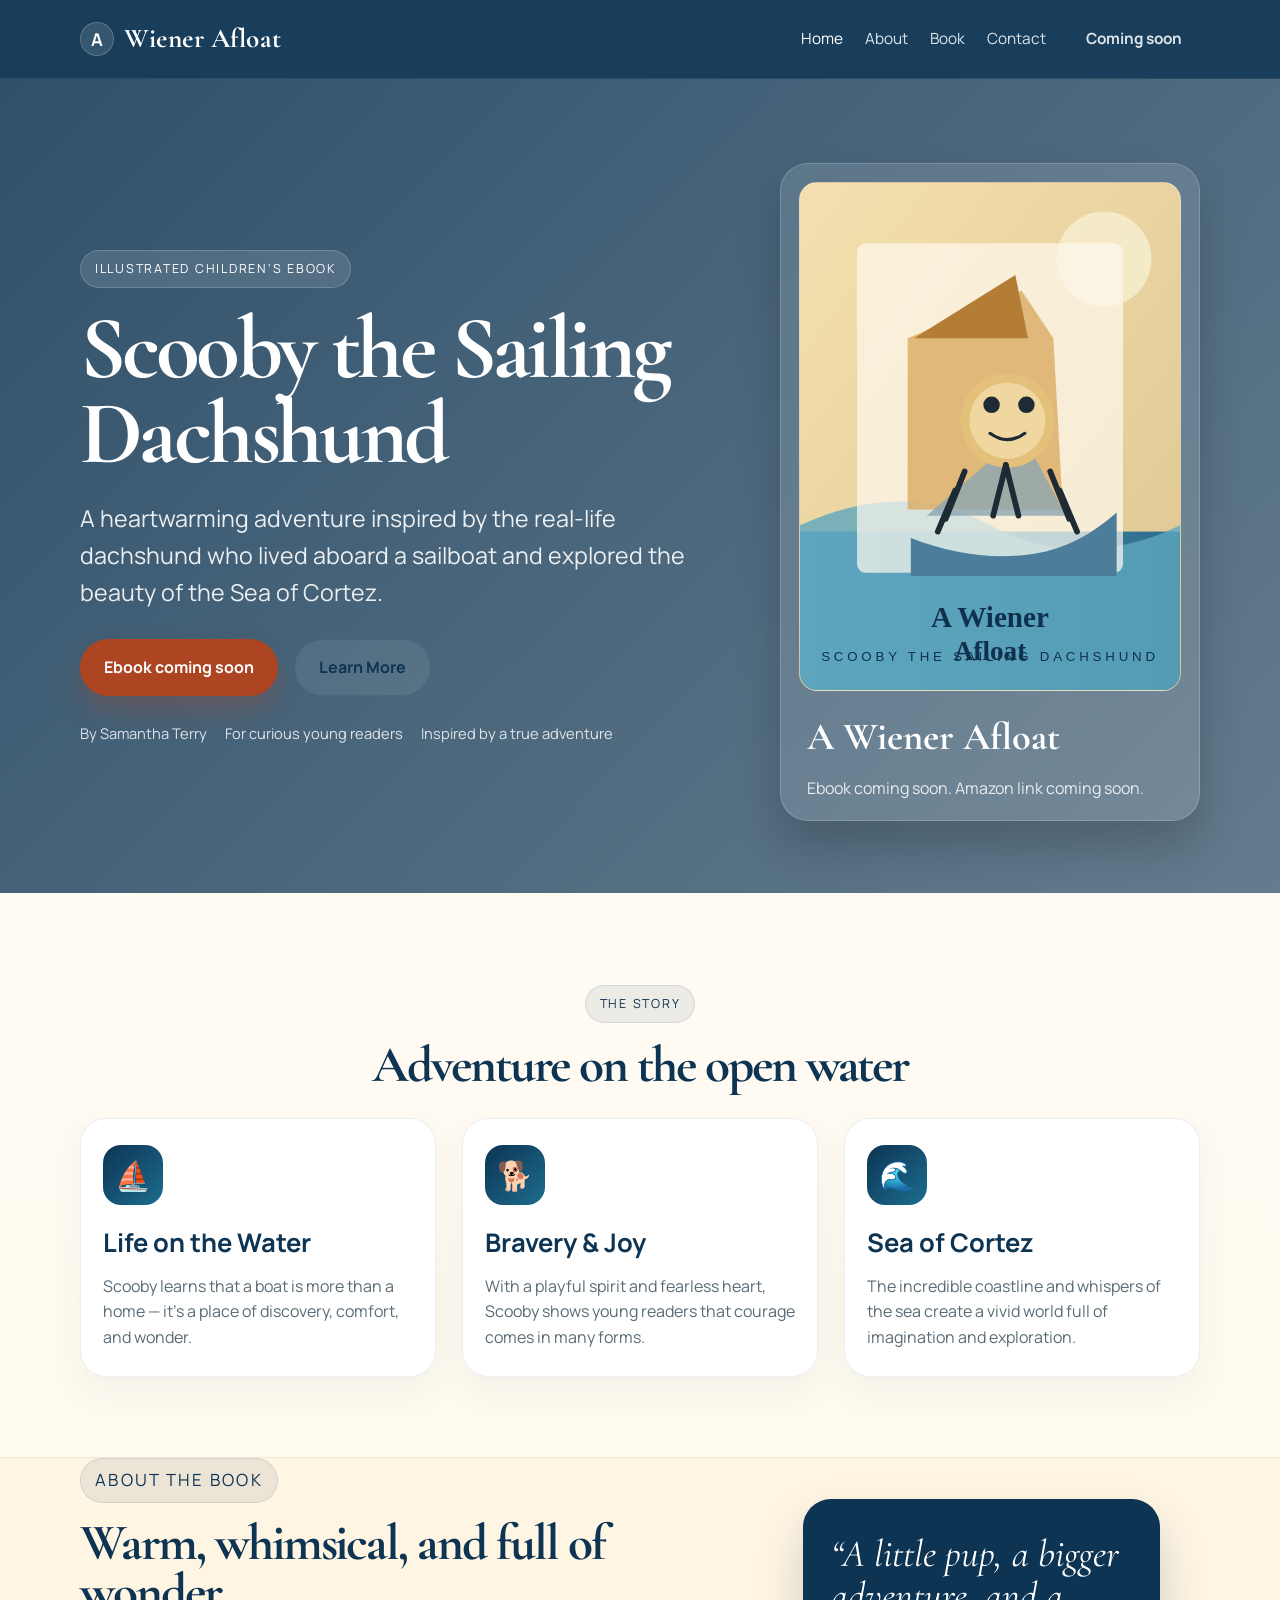
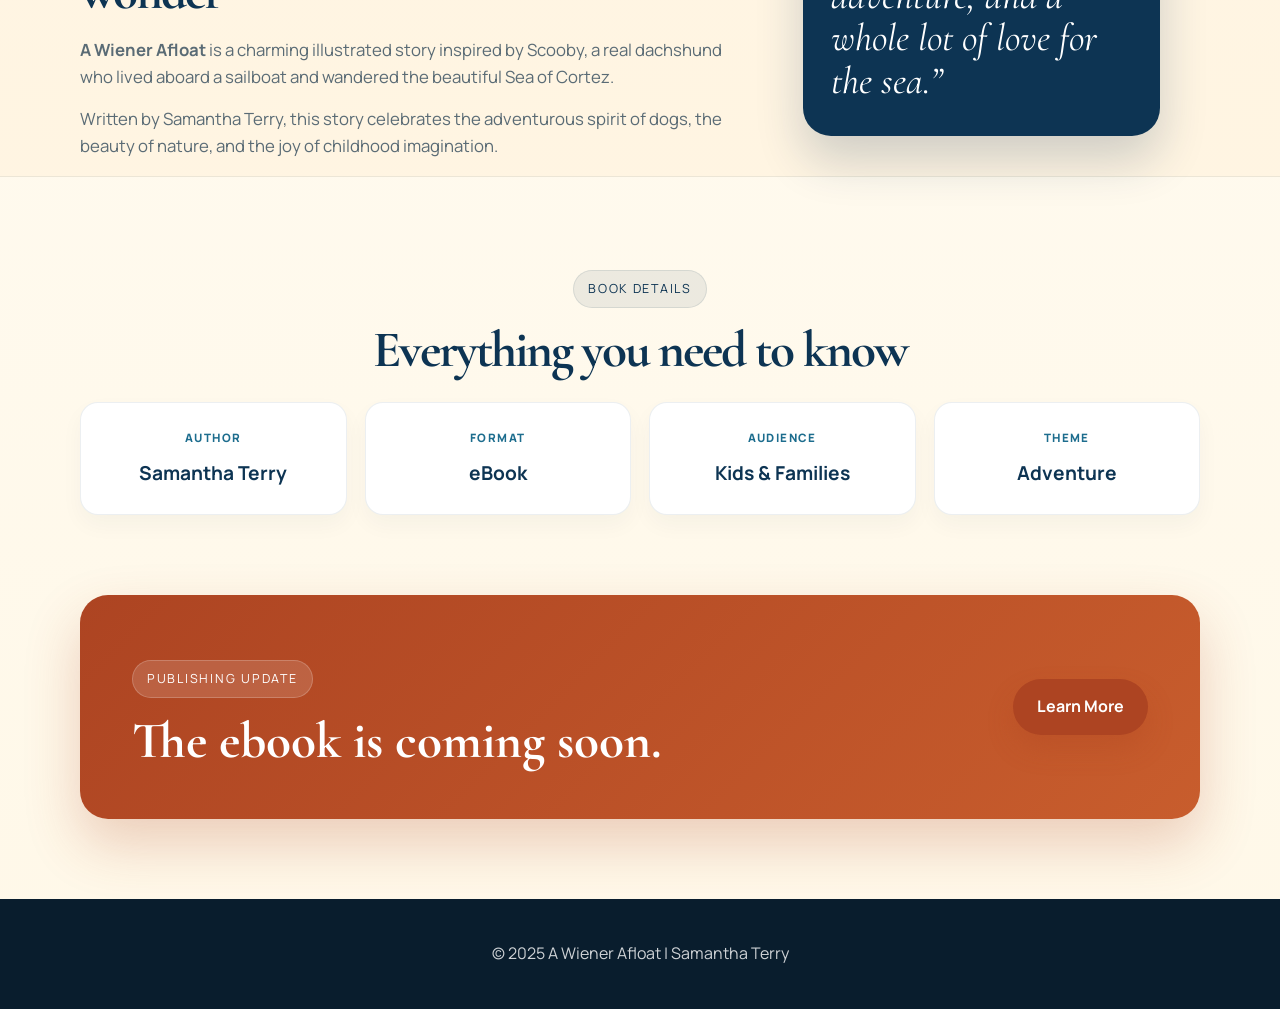
<file: index.html>
<!DOCTYPE html>
<html lang="en">
  <head>
    <meta charset="UTF-8" />
    <meta name="viewport" content="width=device-width, initial-scale=1.0" />
    <title>A Wiener Afloat | Scooby the Sailing Dachshund</title>
    <meta
      name="description"
      content="A Wiener Afloat is the illustrated children's eBook inspired by Scooby, a real dachshund who lived aboard a sailboat and explored the Sea of Cortez."
    />
    <link rel="preconnect" href="https://fonts.googleapis.com" />
    <link rel="preconnect" href="https://fonts.gstatic.com" crossorigin />
    <link
      href="https://fonts.googleapis.com/css2?family=Cormorant+Garamond:wght@400;500;600;700&family=Manrope:wght@400;500;600;700;800&display=swap"
      rel="stylesheet"
    />
    <link rel="stylesheet" href="styles.css" />
    <script defer src="script.js"></script>
  </head>
  <body>
    <header class="site-header">
      <div class="container nav-wrap">
        <a href="index.html" class="brand">
          <span class="brand-mark">A</span>
          Wiener Afloat
        </a>

        <button class="nav-toggle" aria-label="Toggle navigation">
          <span></span>
          <span></span>
          <span></span>
        </button>

        <nav class="main-nav">
          <a href="index.html" class="active">Home</a>
          <a href="about.html">About</a>
          <a href="book.html">Book</a>
          <a href="contact.html">Contact</a>
          <a href="book.html#buy" class="button small-button">Coming soon</a>
        </nav>
      </div>
    </header>

    <main>
      <section class="hero">
        <div class="container hero-grid">
          <div class="hero-copy">
            <p class="eyebrow">Illustrated children's eBook</p>
            <h1>Scooby the Sailing Dachshund</h1>
            <p class="lead">
              A heartwarming adventure inspired by the real-life dachshund who lived aboard a sailboat
              and explored the beauty of the Sea of Cortez.
            </p>

            <div class="cta-row">
              <a href="book.html#buy" class="button primary-button">Ebook coming soon</a>
              <a href="about.html" class="button secondary-button">Learn More</a>
            </div>

            <ul class="hero-meta">
              <li>By Samantha Terry</li>
              <li>For curious young readers</li>
              <li>Inspired by a true adventure</li>
            </ul>
          </div>

          <div class="cover-card">
            <div class="cover-frame">
              <img src="assets/cover-art.svg" alt="A Wiener Afloat book cover" />
            </div>
            <div class="cover-caption">
              <h2>A Wiener Afloat</h2>
              <p>Ebook coming soon. Amazon link coming soon.</p>
            </div>
          </div>
        </div>
      </section>

      <section class="story section-wrap">
        <div class="container">
          <div class="section-head">
            <p class="eyebrow dark">The story</p>
            <h2>Adventure on the open water</h2>
          </div>

          <div class="feature-grid">
            <article class="feature-card">
              <div class="feature-icon">⛵</div>
              <h3>Life on the Water</h3>
              <p>
                Scooby learns that a boat is more than a home — it's a place of discovery, comfort,
                and wonder.
              </p>
            </article>

            <article class="feature-card">
              <div class="feature-icon">🐕</div>
              <h3>Bravery & Joy</h3>
              <p>
                With a playful spirit and fearless heart, Scooby shows young readers that courage
                comes in many forms.
              </p>
            </article>

            <article class="feature-card">
              <div class="feature-icon">🌊</div>
              <h3>Sea of Cortez</h3>
              <p>
                The incredible coastline and whispers of the sea create a vivid world full of
                imagination and exploration.
              </p>
            </article>
          </div>
        </div>
      </section>

      <section class="about-spotlight">
        <div class="container spotlight-grid">
          <div class="spotlight-copy">
            <p class="eyebrow dark">About the book</p>
            <h2>Warm, whimsical, and full of wonder</h2>
            <p>
              <strong>A Wiener Afloat</strong> is a charming illustrated story inspired by Scooby, a
              real dachshund who lived aboard a sailboat and wandered the beautiful Sea of Cortez.
            </p>
            <p>
              Written by Samantha Terry, this story celebrates the adventurous spirit of dogs, the
              beauty of nature, and the joy of childhood imagination.
            </p>
          </div>

          <blockquote class="quote-box">
            “A little pup, a bigger adventure, and a whole lot of love for the sea.”
          </blockquote>
        </div>
      </section>

      <section class="details section-wrap">
        <div class="container">
          <div class="section-head">
            <p class="eyebrow dark">Book details</p>
            <h2>Everything you need to know</h2>
          </div>

          <div class="stats-grid">
            <div class="stat-card">
              <span class="label">Author</span>
              <strong>Samantha Terry</strong>
            </div>
            <div class="stat-card">
              <span class="label">Format</span>
              <strong>eBook</strong>
            </div>
            <div class="stat-card">
              <span class="label">Audience</span>
              <strong>Kids & Families</strong>
            </div>
            <div class="stat-card">
              <span class="label">Theme</span>
              <strong>Adventure</strong>
            </div>
          </div>
        </div>
      </section>

      <section class="cta-band">
        <div class="container">
          <div class="cta-box">
            <div>
              <p class="eyebrow light">Publishing update</p>
              <h2>The ebook is coming soon.</h2>
            </div>
            <a href="book.html#buy" class="button primary-button">Learn More</a>
          </div>
        </div>
      </section>
    </main>

    <footer class="site-footer">
      <div class="container footer-inner">
        <p>© 2025 A Wiener Afloat | Samantha Terry</p>
      </div>
    </footer>
  </body>
</html>
</file>
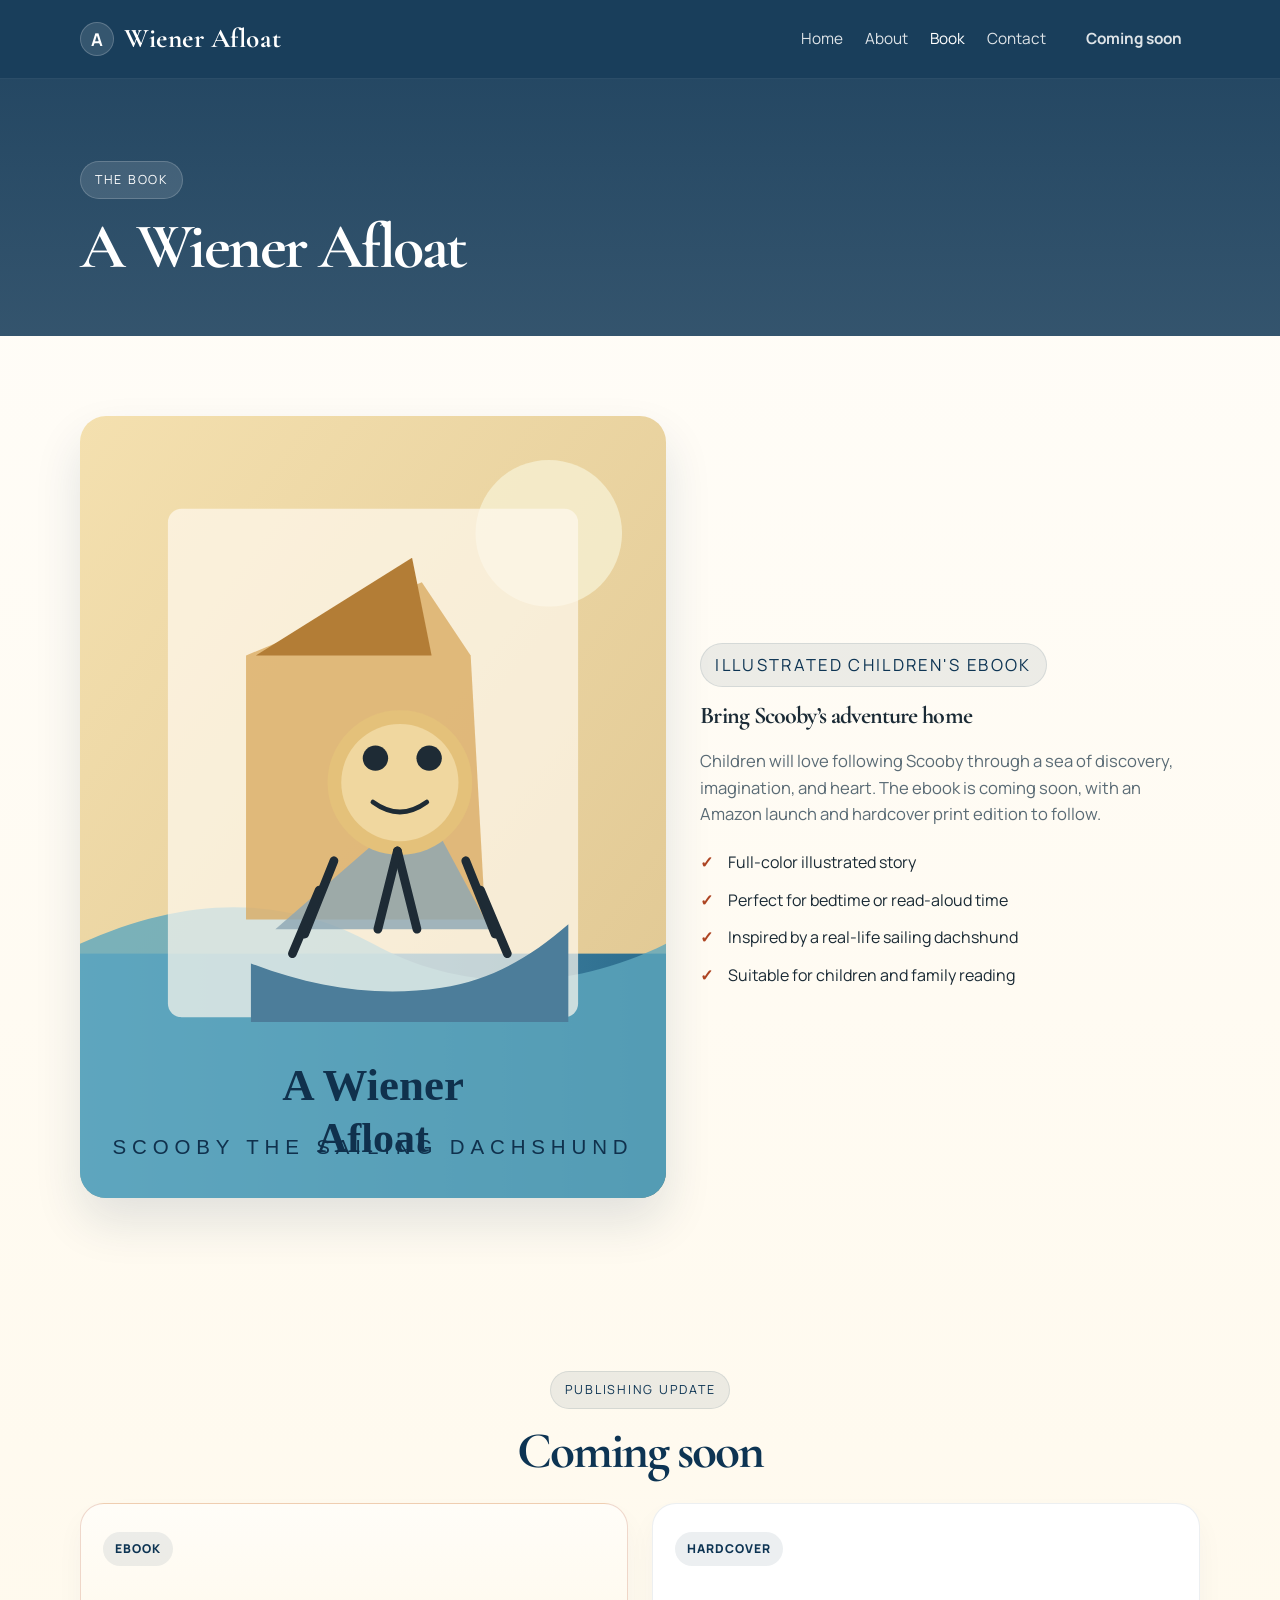
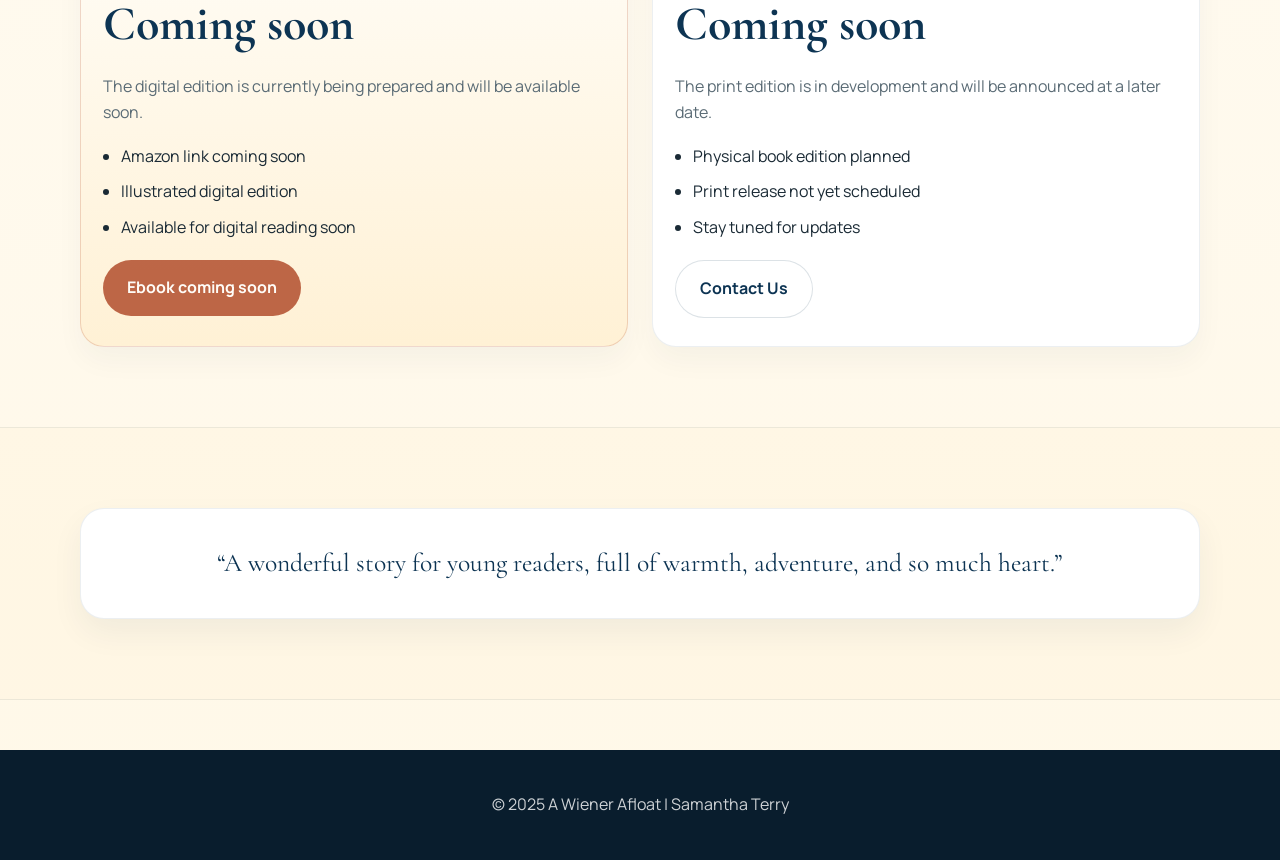
<file: book.html>
<!DOCTYPE html>
<html lang="en">
  <head>
    <meta charset="UTF-8" />
    <meta name="viewport" content="width=device-width, initial-scale=1.0" />
    <title>Book | A Wiener Afloat</title>
    <meta
      name="description"
      content="Learn more about the upcoming A Wiener Afloat eBook and the hardcover print edition coming soon."
    />
    <link rel="preconnect" href="https://fonts.googleapis.com" />
    <link rel="preconnect" href="https://fonts.gstatic.com" crossorigin />
    <link
      href="https://fonts.googleapis.com/css2?family=Cormorant+Garamond:wght@400;500;600;700&family=Manrope:wght@400;500;600;700;800&display=swap"
      rel="stylesheet"
    />
    <link rel="stylesheet" href="styles.css" />
    <script defer src="script.js"></script>
  </head>
  <body>
    <header class="site-header">
      <div class="container nav-wrap">
        <a href="index.html" class="brand">
          <span class="brand-mark">A</span>
          Wiener Afloat
        </a>

        <button class="nav-toggle" aria-label="Toggle navigation">
          <span></span>
          <span></span>
          <span></span>
        </button>

        <nav class="main-nav">
          <a href="index.html">Home</a>
          <a href="about.html">About</a>
          <a href="book.html" class="active">Book</a>
          <a href="contact.html">Contact</a>
          <a href="#buy" class="button small-button">Coming soon</a>
        </nav>
      </div>
    </header>

    <main class="page-main">
      <section class="page-hero compact-hero">
        <div class="container">
          <p class="eyebrow">The book</p>
          <h1>A Wiener Afloat</h1>
        </div>
      </section>

      <section class="section-wrap">
        <div class="container book-layout">
          <div class="book-visual">
            <img src="assets/cover-art.svg" alt="A Wiener Afloat cover art" />
          </div>

          <div class="book-copy">
            <p class="eyebrow dark">Illustrated children's eBook</p>
            <h2>Bring Scooby’s adventure home</h2>
            <p>
              Children will love following Scooby through a sea of discovery, imagination, and
              heart. The ebook is coming soon, with an Amazon launch and hardcover print edition
              to follow.
            </p>

            <ul class="check-list">
              <li>Full-color illustrated story</li>
              <li>Perfect for bedtime or read-aloud time</li>
              <li>Inspired by a real-life sailing dachshund</li>
              <li>Suitable for children and family reading</li>
            </ul>
          </div>
        </div>
      </section>

      <section class="section-wrap buy-section" id="buy">
        <div class="container">
          <div class="section-head">
            <p class="eyebrow dark">Publishing update</p>
            <h2>Coming soon</h2>
          </div>

          <div class="pricing-grid">
            <article class="price-card featured">
              <div class="price-tag">eBook</div>
              <h3>Coming soon</h3>
              <p>The digital edition is currently being prepared and will be available soon.</p>
              <ul>
                <li>Amazon link coming soon</li>
                <li>Illustrated digital edition</li>
                <li>Available for digital reading soon</li>
              </ul>
              <a href="#" class="button primary-button disabled-button" aria-disabled="true">
                Ebook coming soon
              </a>
            </article>

            <article class="price-card">
              <div class="price-tag">Hardcover</div>
              <h3>Coming soon</h3>
              <p>The print edition is in development and will be announced at a later date.</p>
              <ul>
                <li>Physical book edition planned</li>
                <li>Print release not yet scheduled</li>
                <li>Stay tuned for updates</li>
              </ul>
              <a href="contact.html" class="button secondary-button">Contact Us</a>
            </article>
          </div>
        </div>
      </section>

      <section class="section-wrap neutral-section">
        <div class="container">
          <div class="testimonial-block">
            <p>
              “A wonderful story for young readers, full of warmth, adventure, and so much heart.”
            </p>
          </div>
        </div>
      </section>
    </main>

    <footer class="site-footer">
      <div class="container footer-inner">
        <p>© 2025 A Wiener Afloat | Samantha Terry</p>
      </div>
    </footer>
  </body>
</html>
</file>
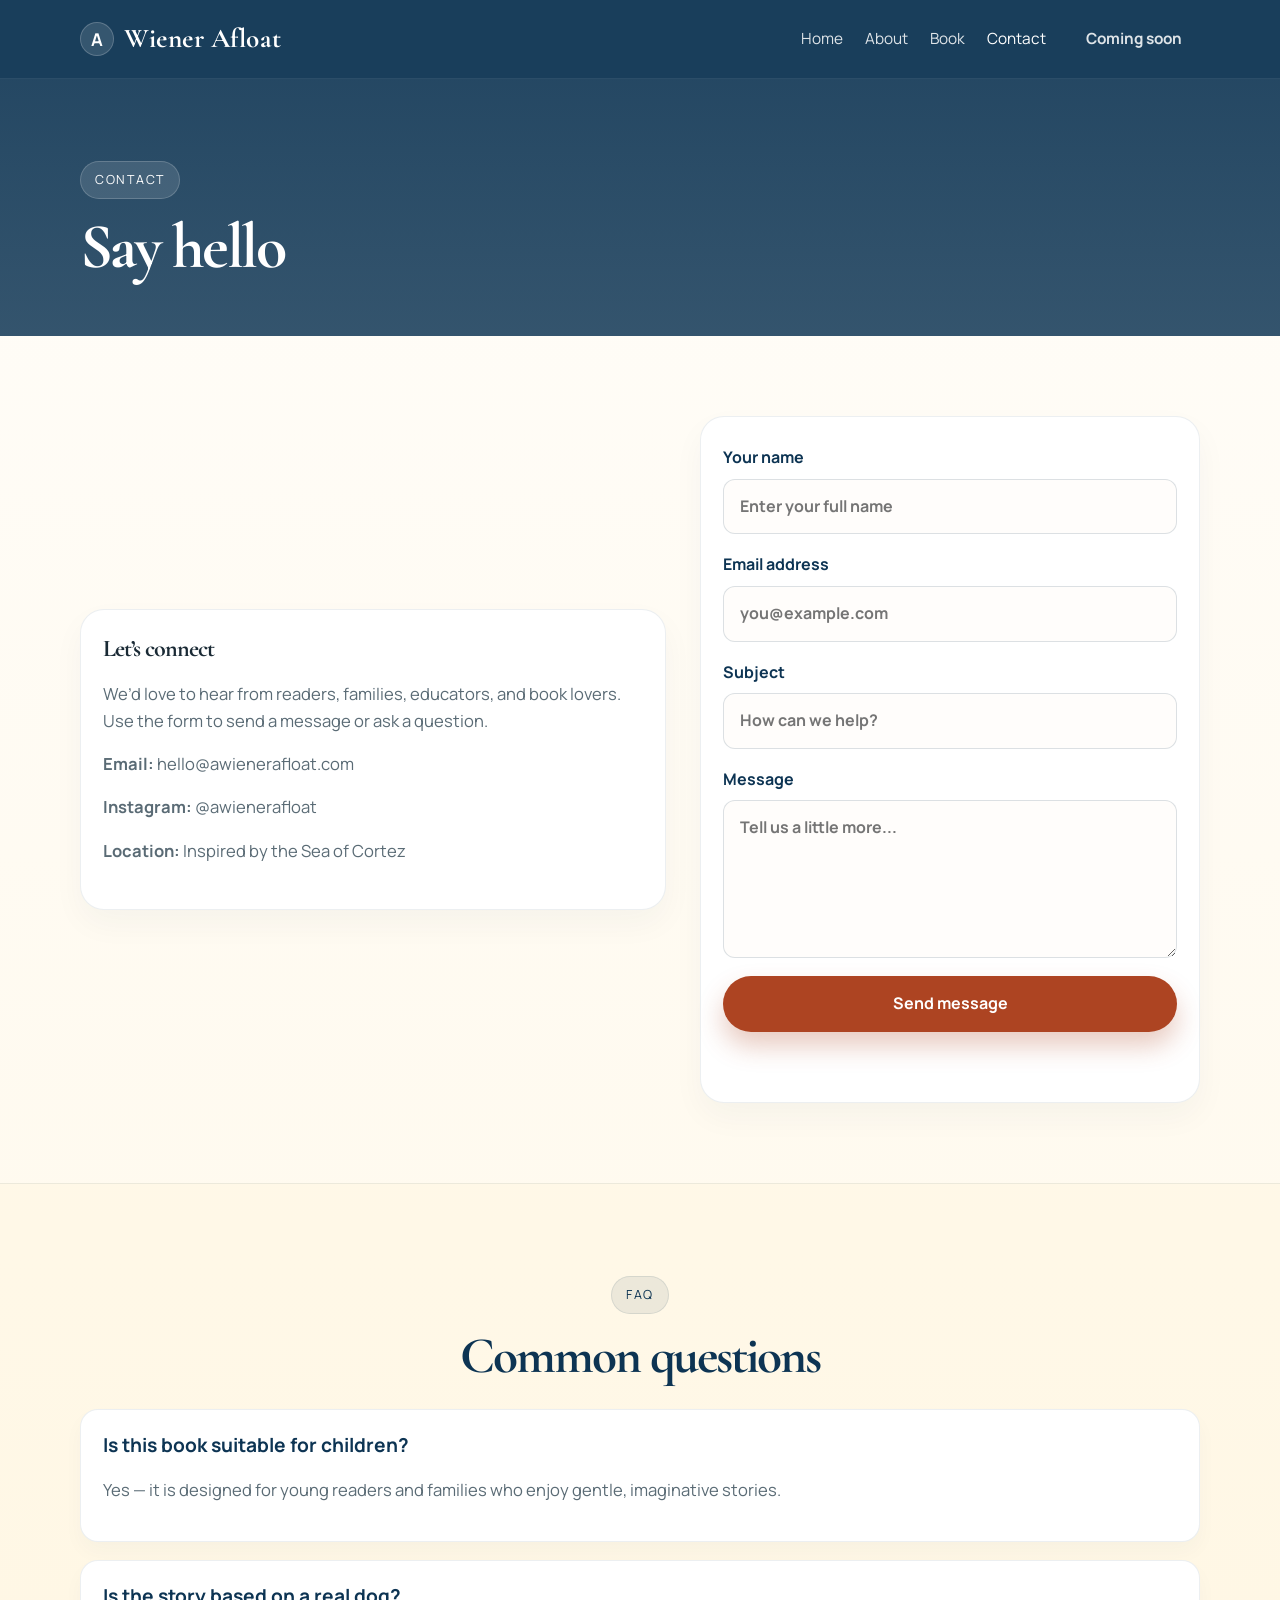
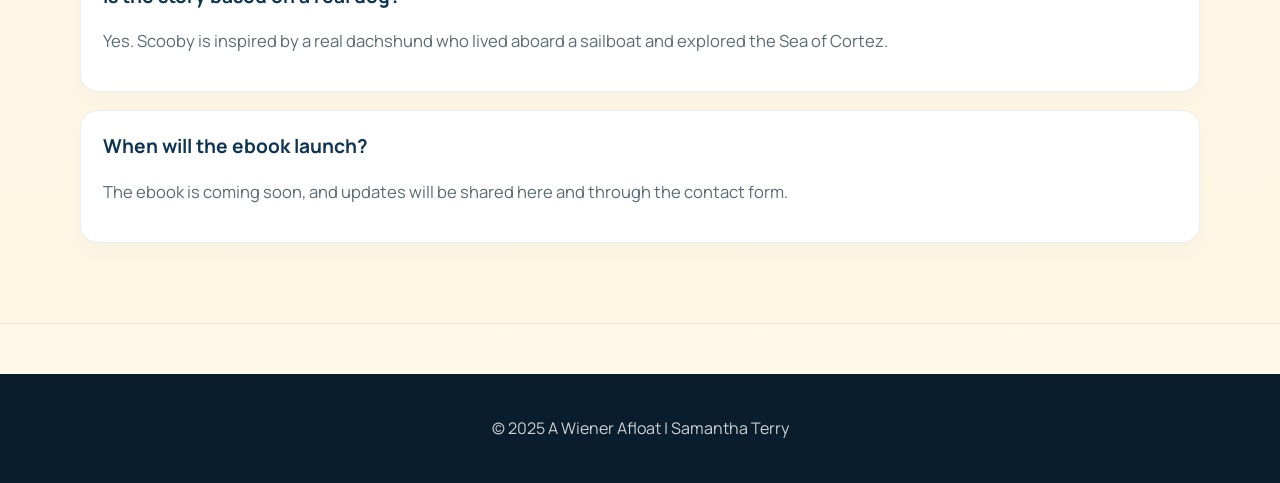
<file: contact.html>
<!DOCTYPE html>
<html lang="en">
  <head>
    <meta charset="UTF-8" />
    <meta name="viewport" content="width=device-width, initial-scale=1.0" />
    <title>Contact | A Wiener Afloat</title>
    <meta
      name="description"
      content="Get in touch about A Wiener Afloat, book orders, or general inquiries."
    />
    <link rel="preconnect" href="https://fonts.googleapis.com" />
    <link rel="preconnect" href="https://fonts.gstatic.com" crossorigin />
    <link
      href="https://fonts.googleapis.com/css2?family=Cormorant+Garamond:wght@400;500;600;700&family=Manrope:wght@400;500;600;700;800&display=swap"
      rel="stylesheet"
    />
    <link rel="stylesheet" href="styles.css" />
    <script defer src="script.js"></script>
  </head>
  <body>
    <header class="site-header">
      <div class="container nav-wrap">
        <a href="index.html" class="brand">
          <span class="brand-mark">A</span>
          Wiener Afloat
        </a>

        <button class="nav-toggle" aria-label="Toggle navigation">
          <span></span>
          <span></span>
          <span></span>
        </button>

        <nav class="main-nav">
          <a href="index.html">Home</a>
          <a href="about.html">About</a>
          <a href="book.html">Book</a>
          <a href="contact.html" class="active">Contact</a>
          <a href="book.html#buy" class="button small-button">Coming soon</a>
        </nav>
      </div>
    </header>

    <main class="page-main">
      <section class="page-hero compact-hero">
        <div class="container">
          <p class="eyebrow">Contact</p>
          <h1>Say hello</h1>
        </div>
      </section>

      <section class="section-wrap">
        <div class="container contact-grid">
          <div class="contact-card">
            <h2>Let’s connect</h2>
            <p>
              We’d love to hear from readers, families, educators, and book lovers. Use the form to
              send a message or ask a question.
            </p>

            <div class="contact-details">
              <p><strong>Email:</strong> hello@awienerafloat.com</p>
              <p><strong>Instagram:</strong> @awienerafloat</p>
              <p><strong>Location:</strong> Inspired by the Sea of Cortez</p>
            </div>
          </div>

          <form class="contact-form" id="contactForm">
            <label>
              Your name
              <input type="text" name="name" placeholder="Enter your full name" required />
            </label>

            <label>
              Email address
              <input type="email" name="email" placeholder="you@example.com" required />
            </label>

            <label>
              Subject
              <input type="text" name="subject" placeholder="How can we help?" required />
            </label>

            <label>
              Message
              <textarea name="message" rows="5" placeholder="Tell us a little more..." required></textarea>
            </label>

            <button type="submit" class="button primary-button">Send message</button>

            <p id="formMessage" aria-live="polite"></p>
          </form>
        </div>
      </section>

      <section class="section-wrap neutral-section">
        <div class="container">
          <div class="section-head">
            <p class="eyebrow dark">FAQ</p>
            <h2>Common questions</h2>
          </div>

          <div class="faq-list">
            <div class="faq-item">
              <h3>Is this book suitable for children?</h3>
              <p>Yes — it is designed for young readers and families who enjoy gentle, imaginative stories.</p>
            </div>

            <div class="faq-item">
              <h3>Is the story based on a real dog?</h3>
              <p>Yes. Scooby is inspired by a real dachshund who lived aboard a sailboat and explored the Sea of Cortez.</p>
            </div>

            <div class="faq-item">
              <h3>When will the ebook launch?</h3>
              <p>The ebook is coming soon, and updates will be shared here and through the contact form.</p>
            </div>
          </div>
        </div>
      </section>
    </main>

    <footer class="site-footer">
      <div class="container footer-inner">
        <p>© 2025 A Wiener Afloat | Samantha Terry</p>
      </div>
    </footer>
  </body>
</html>
</file>
<file: styles.css>
:root {
  --navy: #0d3453;
  --navy-deep: #091d2d;
  --cream: #fff8e8;
  --cream-strong: #f3e5c4;
  --sand: #ead4a2;
  --rust: #ad4422;
  --rust-deep: #863c1c;
  --teal: #1d6d8e;
  --ink: #1a2a35;
  --white: #ffffff;
  --muted: #5a6b75;
  --shadow: rgba(13, 52, 83, 0.12);
  --border: rgba(13, 52, 83, 0.08);
}

* {
  box-sizing: border-box;
}

html {
  scroll-behavior: smooth;
}

body {
  margin: 0;
  font-family: "Manrope", sans-serif;
  background: linear-gradient(180deg, #fffdf9 0%, var(--cream) 100%);
  color: var(--ink);
  line-height: 1.6;
}

img {
  display: block;
  max-width: 100%;
}

a {
  color: inherit;
  text-decoration: none;
}

button,
input,
textarea {
  font: inherit;
}

.container {
  width: min(1120px, calc(100% - 32px));
  margin: 0 auto;
}

.section-wrap {
  padding: 80px 0;
}

.site-header {
  position: sticky;
  top: 0;
  z-index: 200;
  backdrop-filter: blur(8px);
  background: rgba(13, 52, 83, 0.95);
  border-bottom: 1px solid rgba(255, 255, 255, 0.08);
}

.nav-wrap {
  display: flex;
  align-items: center;
  justify-content: space-between;
  min-height: 78px;
  gap: 20px;
}

.brand {
  display: inline-flex;
  align-items: center;
  gap: 10px;
  color: var(--white);
  font-family: "Cormorant Garamond", serif;
  font-size: clamp(1.7rem, 2vw, 2.4rem);
  letter-spacing: 0.02em;
  font-weight: 700;
}

.brand-mark {
  display: inline-grid;
  place-items: center;
  width: 34px;
  height: 34px;
  border-radius: 50%;
  background: rgba(255, 255, 255, 0.12);
  border: 1px solid rgba(255, 255, 255, 0.2);
  font-size: 1.1rem;
  font-family: "Manrope", sans-serif;
}

.main-nav {
  display: flex;
  align-items: center;
  gap: 22px;
  color: rgba(255, 255, 255, 0.86);
}

.main-nav a {
  font-size: 0.96rem;
  transition: opacity 0.2s ease;
}

.main-nav a:hover,
.main-nav a.active {
  opacity: 1;
  color: var(--white);
}

.button {
  display: inline-flex;
  align-items: center;
  justify-content: center;
  border-radius: 999px;
  font-weight: 700;
  border: none;
  cursor: pointer;
  transition: transform 0.2s ease, box-shadow 0.2s ease;
}

.button:hover {
  transform: translateY(-1px);
}

.primary-button {
  background: var(--rust);
  color: var(--white);
  padding: 15px 24px;
  box-shadow: 0 14px 26px rgba(173, 68, 34, 0.28);
}

.secondary-button {
  background: rgba(255, 255, 255, 0.08);
  color: var(--navy);
  border: 1px solid rgba(13, 52, 83, 0.14);
  padding: 15px 24px;
}

.small-button {
  padding: 10px 18px;
  font-size: 0.9rem;
}

.hero {
  background:
    linear-gradient(135deg, rgba(13, 52, 83, 0.86), rgba(13, 52, 83, 0.64)),
    url("https://images.unsplash.com/photo-1507525428034-b723cf961d3e?auto=format&fit=crop&w=1600&q=80") center/cover no-repeat;
  padding: 84px 0 72px;
  color: var(--white);
}

.hero-grid {
  display: grid;
  grid-template-columns: 1.2fr 0.8fr;
  align-items: center;
  gap: 48px;
}

.hero-copy h1,
.page-hero h1,
.section-head h2,
.spotlight-copy h2,
.book-copy h2,
.contact-card h2 {
  font-family: "Cormorant Garamond", serif;
  letter-spacing: -0.04em;
  line-height: 0.95;
  margin: 0 0 20px;
}

.hero-copy h1 {
  font-size: clamp(3.2rem, 7vw, 6rem);
}

.eyebrow {
  display: inline-flex;
  align-items: center;
  padding: 8px 14px;
  background: rgba(255, 255, 255, 0.12);
  border: 1px solid rgba(255, 255, 255, 0.18);
  border-radius: 999px;
  font-size: 0.78rem;
  letter-spacing: 0.14em;
  text-transform: uppercase;
  margin-bottom: 18px;
}

.eyebrow.dark {
  background: rgba(13, 52, 83, 0.08);
  border-color: rgba(13, 52, 83, 0.1);
  color: var(--navy);
}

.eyebrow.light {
  background: rgba(255, 255, 255, 0.14);
  border-color: rgba(255, 255, 255, 0.2);
  color: var(--white);
}

.lead {
  max-width: 620px;
  font-size: clamp(1.1rem, 2vw, 1.45rem);
  color: rgba(255, 255, 255, 0.9);
  margin-bottom: 28px;
}

.cta-row {
  display: flex;
  flex-wrap: wrap;
  gap: 16px;
  margin-bottom: 26px;
}

.hero-meta {
  display: flex;
  flex-wrap: wrap;
  gap: 18px;
  padding: 0;
  margin: 0;
  list-style: none;
  color: rgba(255, 255, 255, 0.82);
  font-size: 0.92rem;
}

.cover-card {
  max-width: 420px;
  justify-self: end;
  background: rgba(255, 255, 255, 0.12);
  border: 1px solid rgba(255, 255, 255, 0.18);
  border-radius: 28px;
  padding: 18px;
  box-shadow: 0 26px 44px rgba(0, 0, 0, 0.18);
}

.cover-frame {
  background: linear-gradient(180deg, #f8ebc8, #e7d4a7);
  border-radius: 18px;
  overflow: hidden;
  border: 1px solid rgba(13, 52, 83, 0.08);
}

.cover-frame img {
  width: 100%;
  height: auto;
  aspect-ratio: 3/4;
  object-fit: cover;
}

.cover-caption {
  padding: 16px 8px 0;
}

.cover-caption h2 {
  font-family: "Cormorant Garamond", serif;
  font-size: clamp(2rem, 3vw, 2.8rem);
  margin: 0 0 8px;
}

.cover-caption p {
  margin: 0;
  color: rgba(255,255,255,0.85);
}

.section-head {
  margin-bottom: 28px;
  text-align: center;
}

.section-head h2 {
  font-size: clamp(2.6rem, 4vw, 4rem);
  color: var(--navy);
}

.feature-grid {
  display: grid;
  grid-template-columns: repeat(3, minmax(0, 1fr));
  gap: 26px;
}

.feature-card {
  background: var(--white);
  border: 1px solid var(--border);
  border-radius: 26px;
  padding: 26px 22px;
  box-shadow: 0 14px 36px rgba(13, 52, 83, 0.05);
}

.feature-icon {
  width: 60px;
  height: 60px;
  display: grid;
  place-items: center;
  border-radius: 18px;
  margin-bottom: 18px;
  background: linear-gradient(135deg, var(--navy), var(--teal));
  color: var(--white);
  font-size: 1.8rem;
}

.feature-card h3 {
  margin: 0 0 10px;
  font-size: 1.6rem;
  color: var(--navy);
}

.feature-card p {
  margin: 0;
  color: var(--muted);
}

.about-spotlight {
  background: rgba(255, 243, 219, 0.62);
  border-top: 1px solid var(--border);
  border-bottom: 1px solid var(--border);
}

.spotlight-grid {
  display: grid;
  grid-template-columns: 1.2fr 0.8fr;
  gap: 28px;
  align-items: center;
}

.spotlight-copy h2 {
  font-size: clamp(2.5rem, 4vw, 4rem);
  color: var(--navy);
}

.spotlight-copy p {
  font-size: 1.05rem;
  color: var(--muted);
  margin: 0 0 16px;
}

.quote-box {
  background: var(--navy);
  color: var(--white);
  border-radius: 28px;
  padding: 34px 28px;
  box-shadow: 0 24px 48px rgba(13, 52, 83, 0.2);
  font-family: "Cormorant Garamond", serif;
  font-size: clamp(1.8rem, 3vw, 3rem);
  line-height: 1.1;
  font-style: italic;
}

.stats-grid {
  display: grid;
  grid-template-columns: repeat(4, minmax(0, 1fr));
  gap: 18px;
}

.stat-card {
  text-align: center;
  padding: 26px 18px;
  background: var(--white);
  border: 1px solid var(--border);
  border-radius: 18px;
  box-shadow: 0 10px 22px rgba(13, 52, 83, 0.04);
}

.label {
  display: block;
  margin-bottom: 10px;
  color: var(--teal);
  font-size: 0.72rem;
  font-weight: 800;
  letter-spacing: 0.12em;
  text-transform: uppercase;
}

.stat-card strong {
  color: var(--navy);
  font-size: 1.2rem;
}

.cta-band {
  padding: 0 0 80px;
}

.cta-box {
  background: linear-gradient(135deg, var(--rust), #c85d2d);
  border-radius: 28px;
  padding: clamp(28px, 5vw, 52px);
  display: flex;
  justify-content: space-between;
  align-items: center;
  gap: 20px;
  color: var(--white);
  box-shadow: 0 25px 55px rgba(173, 68, 34, 0.24);
}

.cta-box h2 {
  margin: 0;
  font-family: "Cormorant Garamond", serif;
  font-size: clamp(2.2rem, 4vw, 3.4rem);
  line-height: 1;
}

.site-footer {
  background: var(--navy-deep);
  color: rgba(255,255,255,0.8);
  padding: 26px 0;
}

.footer-inner {
  text-align: center;
}

.page-main {
  padding-bottom: 50px;
}

.page-hero {
  background: linear-gradient(180deg, rgba(13,52,83,0.9), rgba(13,52,83,0.84));
  color: var(--white);
  padding: 70px 0 58px;
}

.compact-hero h1 {
  font-size: clamp(2.7rem, 5vw, 4.8rem);
  margin: 0;
  font-family: "Cormorant Garamond", serif;
}

.two-column,
.book-layout,
.contact-grid {
  display: grid;
  grid-template-columns: 1.08fr 0.92fr;
  gap: 34px;
  align-items: center;
}

.text-block p,
.book-copy p,
.contact-card p,
.contact-details p,
.faq-item p {
  color: var(--muted);
  font-size: 1.04rem;
}

.image-panel img,
.book-visual img {
  border-radius: 26px;
  box-shadow: 0 24px 48px rgba(13, 52, 83, 0.12);
}

.neutral-section {
  background: rgba(255, 244, 219, 0.42);
  border-top: 1px solid var(--border);
  border-bottom: 1px solid var(--border);
}

.check-list {
  margin: 22px 0 0;
  padding: 0;
  list-style: none;
  display: grid;
  gap: 12px;
}

.check-list li {
  position: relative;
  padding-left: 28px;
  color: var(--ink);
}

.check-list li::before {
  content: "✓";
  position: absolute;
  left: 0;
  color: var(--rust);
  font-weight: 800;
}

.pricing-grid {
  display: grid;
  grid-template-columns: repeat(2, minmax(0, 1fr));
  gap: 24px;
}

.price-card {
  background: var(--white);
  border: 1px solid var(--border);
  border-radius: 24px;
  padding: 28px 22px;
  box-shadow: 0 14px 28px rgba(13,52,83,0.04);
}

.price-card.featured {
  background: linear-gradient(180deg, #fffdf8, #fff1d5);
  border-color: rgba(173, 68, 34, 0.2);
}

.price-tag {
  display: inline-flex;
  padding: 7px 12px;
  border-radius: 999px;
  background: rgba(13, 52, 83, 0.08);
  color: var(--navy);
  font-size: 0.76rem;
  font-weight: 800;
  letter-spacing: 0.08em;
  text-transform: uppercase;
}

.price-card h3 {
  margin: 20px 0 12px;
  font-size: clamp(2.4rem, 4vw, 3rem);
  color: var(--navy);
  font-family: "Cormorant Garamond", serif;
}

.price-card p {
  color: var(--muted);
  margin: 0 0 18px;
}

.price-card ul {
  margin: 0 0 20px;
  padding-left: 18px;
  color: var(--ink);
  display: grid;
  gap: 10px;
}

.testimonial-block {
  background: var(--white);
  padding: 34px 28px;
  border-radius: 24px;
  text-align: center;
  border: 1px solid var(--border);
  box-shadow: 0 14px 32px rgba(13,52,83,0.06);
}

.testimonial-block p {
  margin: 0;
  font-size: clamp(1.3rem, 2vw, 1.9rem);
  font-family: "Cormorant Garamond", serif;
  color: var(--navy);
}

.contact-card,
.contact-form {
  background: var(--white);
  border: 1px solid var(--border);
  border-radius: 24px;
  padding: 28px 22px;
  box-shadow: 0 14px 32px rgba(13,52,83,0.04);
}

.contact-form {
  display: grid;
  gap: 18px;
}

.contact-form label {
  display: grid;
  gap: 8px;
  color: var(--navy);
  font-weight: 700;
}

.contact-form input,
.contact-form textarea {
  width: 100%;
  border: 1px solid rgba(13, 52, 83, 0.14);
  background: #fffdfb;
  border-radius: 12px;
  padding: 14px 16px;
  color: var(--ink);
}

.contact-form input:focus,
.contact-form textarea:focus {
  outline: 2px solid rgba(29, 109, 142, 0.2);
  border-color: rgba(29, 109, 142, 0.4);
}

#formMessage {
  min-height: 24px;
  margin: 0;
  color: var(--navy);
  font-weight: 700;
}

.faq-list {
  display: grid;
  gap: 18px;
}

.faq-item {
  background: var(--white);
  border: 1px solid var(--border);
  border-radius: 18px;
  padding: 20px 22px;
  box-shadow: 0 10px 20px rgba(13,52,83,0.03);
}

.faq-item h3 {
  margin: 0 0 8px;
  color: var(--navy);
  font-size: 1.2rem;
}

.nav-toggle {
  display: none;
  flex-direction: column;
  justify-content: center;
  gap: 5px;
  background: transparent;
  border: none;
  padding: 0;
  cursor: pointer;
}

.nav-toggle span {
  display: block;
  width: 26px;
  height: 3px;
  border-radius: 40px;
  background: var(--white);
}

.disabled-button {
  pointer-events: none;
  cursor: not-allowed;
  opacity: 0.8;
  box-shadow: none;
}

@media (max-width: 900px) {
  .hero-grid,
  .spotlight-grid,
  .two-column,
  .book-layout,
  .contact-grid,
  .feature-grid,
  .stats-grid,
  .pricing-grid {
    grid-template-columns: 1fr;
  }

  .cover-card {
    justify-self: start;
    max-width: 100%;
  }

  .cta-box {
    flex-direction: column;
    align-items: flex-start;
  }
}

@media (max-width: 720px) {
  .nav-toggle {
    display: flex;
  }

  .main-nav {
    position: absolute;
    top: 78px;
    left: 16px;
    right: 16px;
    display: none;
    flex-direction: column;
    align-items: flex-start;
    background: rgba(13, 52, 83, 0.98);
    padding: 20px 18px;
    border-radius: 16px;
    box-shadow: 0 18px 28px rgba(0,0,0,0.15);
  }

  .main-nav.open {
    display: flex;
  }

  .hero {
    padding-top: 70px;
  }

  .cta-row {
    flex-direction: column;
    align-items: stretch;
  }

  .button {
    width: 100%;
  }
}
</file>
